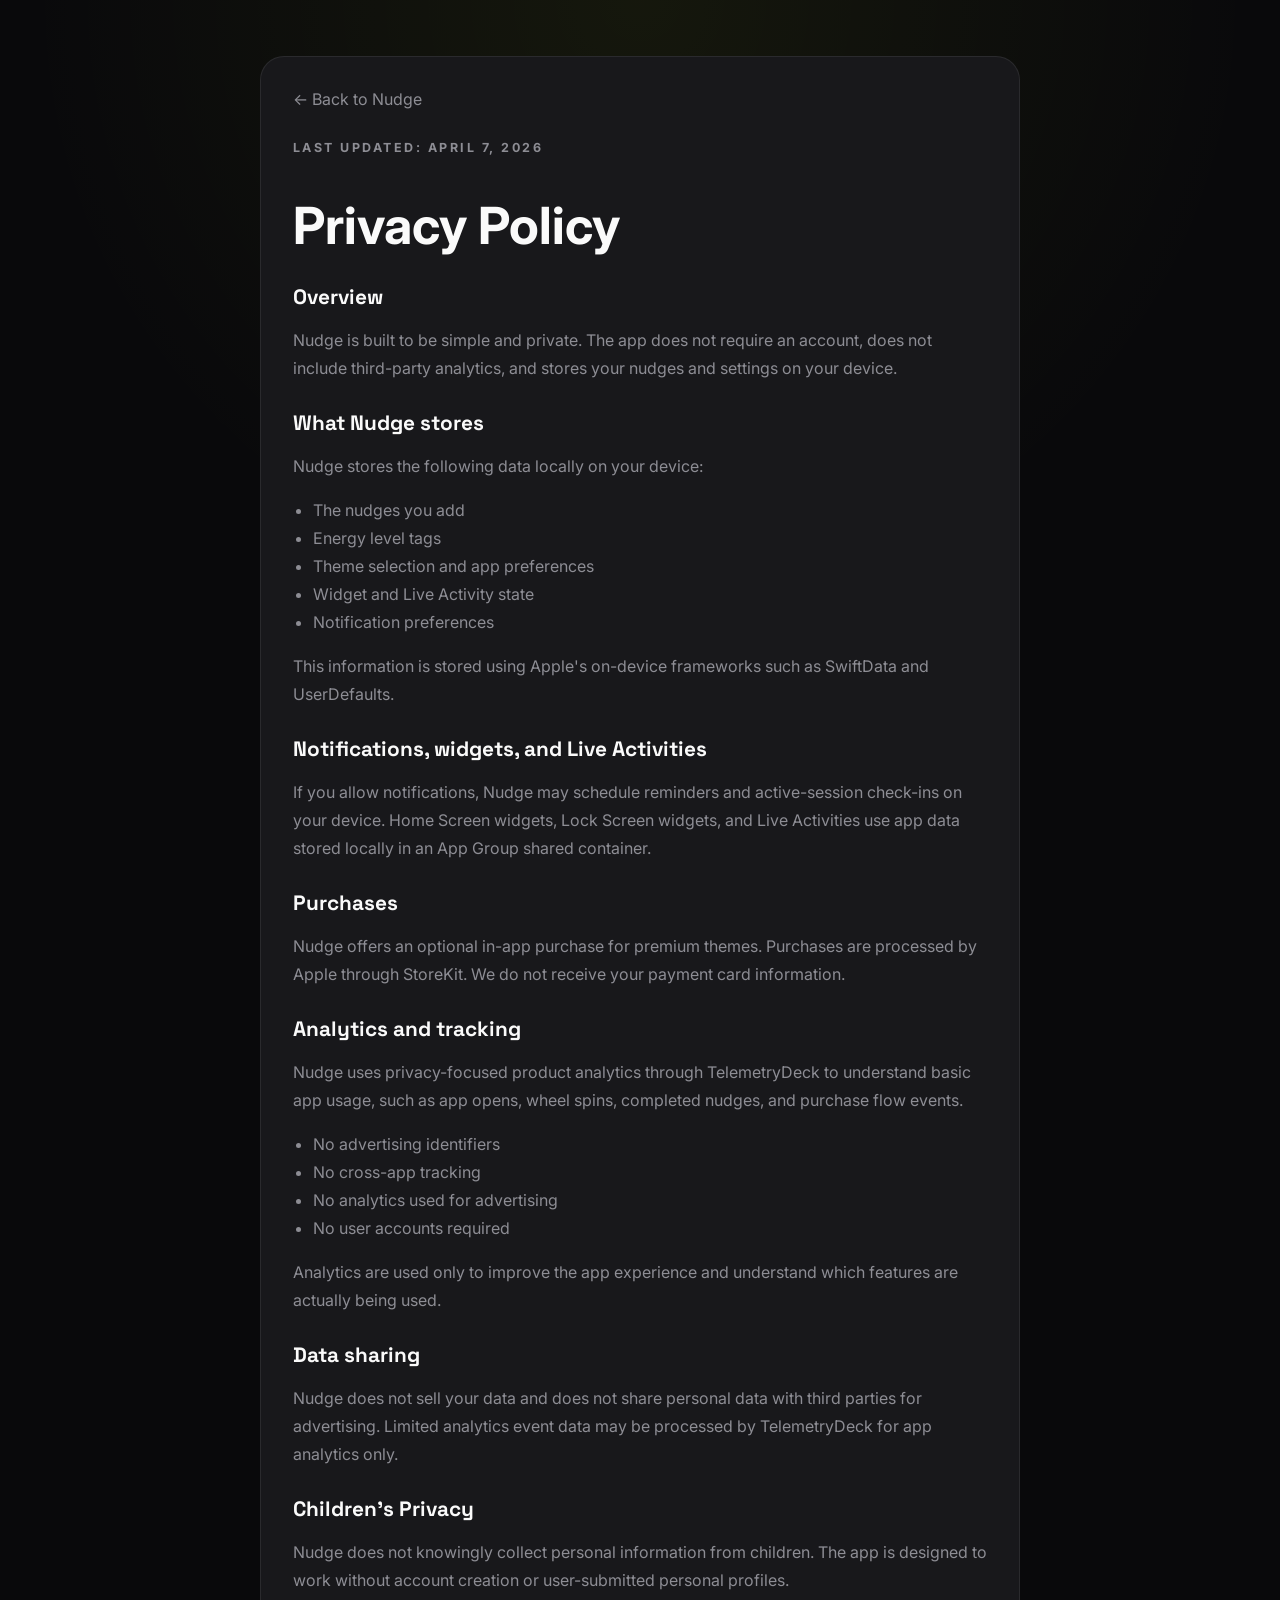
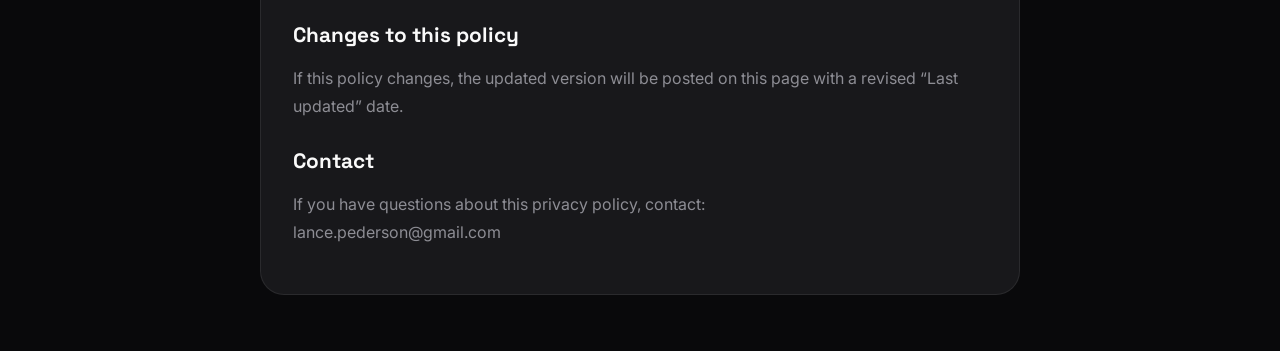
<file: privacy.html>
<!DOCTYPE html>
<html lang="en">
<head>
  <meta charset="UTF-8" />
  <meta name="viewport" content="width=device-width, initial-scale=1.0" />
  <title>Privacy Policy — Nudge</title>
  <meta name="description" content="Privacy Policy for Nudge" />
  <link rel="canonical" href="https://svvayyy.github.io/nudge/privacy.html" />
  <link rel="icon" type="image/png" href="logo.png?v=3" />
  <link rel="apple-touch-icon" href="logo.png?v=3" />
  <link rel="preconnect" href="https://fonts.googleapis.com">
  <link rel="preconnect" href="https://fonts.gstatic.com" crossorigin>
  <link href="https://fonts.googleapis.com/css2?family=Space+Grotesk:wght@400;500;700&family=Inter:wght@400;500;600;700&display=swap" rel="stylesheet">
  <link rel="stylesheet" href="styles.css?v=3" />
</head>
<body>
  <main class="policy-main">
    <div class="container policy-card">
      <a class="back-link" href="index.html">← Back to Nudge</a>
      <p class="eyebrow">Last updated: April 7, 2026</p>
      <h1>Privacy Policy</h1>

      <h2>Overview</h2>
      <p>
        Nudge is built to be simple and private. The app does not require an account,
        does not include third-party analytics, and stores your nudges and settings on your device.
      </p>

      <h2>What Nudge stores</h2>
      <p>Nudge stores the following data locally on your device:</p>
      <ul>
        <li>The nudges you add</li>
        <li>Energy level tags</li>
        <li>Theme selection and app preferences</li>
        <li>Widget and Live Activity state</li>
        <li>Notification preferences</li>
      </ul>
      <p>
        This information is stored using Apple's on-device frameworks such as SwiftData and UserDefaults.
      </p>

      <h2>Notifications, widgets, and Live Activities</h2>
      <p>
        If you allow notifications, Nudge may schedule reminders and active-session check-ins on your device.
        Home Screen widgets, Lock Screen widgets, and Live Activities use app data stored locally in an App Group shared container.
      </p>

      <h2>Purchases</h2>
      <p>
        Nudge offers an optional in-app purchase for premium themes. Purchases are processed by Apple through StoreKit.
        We do not receive your payment card information.
      </p>

      <h2>Analytics and tracking</h2>
      <p>
        Nudge uses privacy-focused product analytics through TelemetryDeck to understand basic app usage, such as app opens, wheel spins, completed nudges, and purchase flow events.
      </p>
      <ul>
        <li>No advertising identifiers</li>
        <li>No cross-app tracking</li>
        <li>No analytics used for advertising</li>
        <li>No user accounts required</li>
      </ul>
      <p>
        Analytics are used only to improve the app experience and understand which features are actually being used.
      </p>

      <h2>Data sharing</h2>
      <p>
        Nudge does not sell your data and does not share personal data with third parties for advertising. Limited analytics event data may be processed by TelemetryDeck for app analytics only.
      </p>

      <h2>Children's Privacy</h2>
      <p>
        Nudge does not knowingly collect personal information from children. The app is designed to work without account creation or user-submitted personal profiles.
      </p>

      <h2>Changes to this policy</h2>
      <p>
        If this policy changes, the updated version will be posted on this page with a revised “Last updated” date.
      </p>

      <h2>Contact</h2>
      <p>
        If you have questions about this privacy policy, contact:<br>
        <a href="mailto:lance.pederson@gmail.com">lance.pederson@gmail.com</a>
      </p>
    </div>
  </main>
</body>
</html>
</file>
<file: styles.css>
:root {
  --bg: #09090b;
  --surface: #18181b;
  --surface-high: #27272a;
  --text: #fafafa;
  --muted: #8d8d94;
  --accent: #d9ff26;
  --pink: #ff2e93;
  --border: rgba(255,255,255,0.08);
  --shadow: 0 24px 80px rgba(0,0,0,0.35);
}

* { box-sizing: border-box; }
html { scroll-behavior: smooth; }
body {
  margin: 0;
  font-family: Inter, system-ui, sans-serif;
  background: radial-gradient(circle at top, rgba(217,255,38,0.06), transparent 30%), var(--bg);
  color: var(--text);
}

a { color: inherit; text-decoration: none; }
.skip-link {
  position: fixed;
  top: 12px;
  left: 12px;
  z-index: 100;
  padding: 10px 14px;
  border-radius: 10px;
  background: var(--accent);
  color: var(--bg);
  font-weight: 700;
  transform: translateY(-160%);
  transition: transform 160ms ease;
}
.skip-link:focus { transform: translateY(0); }
a:focus-visible {
  outline: 3px solid var(--accent);
  outline-offset: 4px;
}
.container { width: min(1120px, calc(100% - 32px)); margin: 0 auto; }

.site-header {
  position: sticky;
  top: 0;
  z-index: 10;
  backdrop-filter: blur(16px);
  background: rgba(9,9,11,0.72);
  border-bottom: 1px solid var(--border);
}
.nav {
  display: flex;
  align-items: center;
  justify-content: space-between;
  padding: 16px 0;
}
.brand {
  font-family: "Space Grotesk", Inter, sans-serif;
  font-weight: 700;
  font-size: 1.1rem;
  display: inline-flex;
  align-items: center;
  gap: 10px;
}
.brand-logo {
  width: 22px;
  height: 22px;
  border-radius: 6px;
  object-fit: cover;
  display: block;
}
nav {
  display: flex;
  gap: 20px;
  color: var(--muted);
  font-size: 0.95rem;
}
nav a:hover { color: var(--text); }

.hero { padding: 64px 0 40px; }
.hero-grid {
  display: grid;
  grid-template-columns: 1.1fr 0.9fr;
  gap: 48px;
  align-items: center;
}
.eyebrow {
  color: var(--accent);
  text-transform: uppercase;
  letter-spacing: 0.2em;
  font-size: 0.78rem;
  font-weight: 700;
  margin-bottom: 16px;
}
.hero h1, h2, h3 {
  font-family: "Space Grotesk", Inter, sans-serif;
  margin: 0;
}
.hero h1 {
  font-size: clamp(2.5rem, 5vw, 4.5rem);
  line-height: 0.95;
  margin-bottom: 16px;
}
.hero-copy, .section-copy {
  color: var(--muted);
  font-size: 1.05rem;
  line-height: 1.7;
  max-width: 58ch;
}
.hero-actions {
  display: flex;
  gap: 12px;
  margin-top: 28px;
  flex-wrap: wrap;
}
.button {
  display: inline-flex;
  align-items: center;
  justify-content: center;
  min-height: 48px;
  padding: 0 20px;
  border-radius: 999px;
  font-weight: 700;
  transition: transform 160ms ease, opacity 160ms ease;
}
.button:hover { transform: translateY(-1px); }
.button.primary {
  background: var(--accent);
  color: var(--bg);
}
.button.secondary {
  background: var(--surface);
  border: 1px solid var(--border);
}
.hero-note { color: var(--muted); margin-top: 14px; font-size: 0.95rem; }
.app-store-badge-wrap {
  margin-top: 28px;
}
.app-store-badge {
  height: 44px;
  width: auto;
  display: block;
}

.phone-mockup {
  display: flex;
  justify-content: center;
}
.real-shot-wrap {
  position: relative;
}
.real-shot {
  width: min(300px, 86%);
  border-radius: 28px;
  box-shadow: var(--shadow);
  display: block;
  margin-inline: auto;
}
.muted { color: var(--muted); font-size: 0.9rem; }

.section { padding: 80px 0; }
.section.alt { background: rgba(255,255,255,0.02); border-top: 1px solid var(--border); border-bottom: 1px solid var(--border); }
.section h2 { font-size: clamp(2rem, 3.4vw, 3rem); margin-bottom: 14px; }
.grid.features-grid {
  display: grid;
  grid-template-columns: repeat(2, minmax(0,1fr));
  gap: 18px;
  margin-top: 30px;
}
.card {
  background: var(--surface);
  border: 1px solid var(--border);
  border-radius: 22px;
  padding: 24px;
}
.card .icon { font-size: 1.6rem; margin-bottom: 14px; }
.card h3 { margin-bottom: 10px; font-size: 1.25rem; }
.card p { color: var(--muted); line-height: 1.65; margin: 0; }

.steps {
  display: grid;
  gap: 18px;
  margin-top: 28px;
}
.step {
  display: grid;
  grid-template-columns: 56px 1fr;
  gap: 18px;
  align-items: start;
  padding: 20px;
  background: var(--surface);
  border: 1px solid var(--border);
  border-radius: 20px;
}
.step span {
  width: 56px;
  height: 56px;
  display: inline-flex;
  align-items: center;
  justify-content: center;
  border-radius: 18px;
  background: var(--accent);
  color: var(--bg);
  font-family: "Space Grotesk", Inter, sans-serif;
  font-weight: 800;
  font-size: 1.25rem;
}
.step p { margin: 8px 0 0; color: var(--muted); line-height: 1.65; }

.stat-grid {
  display: grid;
  grid-template-columns: repeat(4, 1fr);
  gap: 16px;
}
.stat {
  padding: 22px;
  background: var(--surface);
  border: 1px solid var(--border);
  border-radius: 18px;
}
.stat strong {
  display: block;
  font-family: "Space Grotesk", Inter, sans-serif;
  font-size: 1.15rem;
}
.stat span { color: var(--muted); display: block; margin-top: 8px; }

.site-footer {
  border-top: 1px solid var(--border);
  padding: 24px 0 40px;
}
.footer-content {
  display: flex;
  justify-content: space-between;
  gap: 20px;
  color: var(--muted);
}
.footer-links { display: flex; gap: 16px; }

.policy-main { padding: 56px 0; }
.policy-card {
  max-width: 760px;
  background: var(--surface);
  border: 1px solid var(--border);
  border-radius: 24px;
  padding: 32px;
}
.policy-card h1 { font-size: clamp(2.3rem, 4vw, 3.4rem); margin-bottom: 20px; }
.policy-card h2 { font-size: 1.3rem; margin-top: 28px; margin-bottom: 10px; }
.policy-card p, .policy-card li {
  color: var(--muted);
  line-height: 1.75;
}
.policy-card ul { padding-left: 20px; }
.back-link {
  display: inline-block;
  margin-bottom: 16px;
  color: var(--muted);
}
.back-link:hover { color: var(--text); }

@media (max-width: 900px) {
  .hero-grid,
  .grid.features-grid,
  .stat-grid {
    grid-template-columns: 1fr;
  }
  .phone-mockup { order: -1; }
}

@media (max-width: 640px) {
  nav { display: none; }
  .section, .hero { padding: 56px 0; }
  .policy-card { padding: 24px; }
  .footer-content { flex-direction: column; }
  .step { grid-template-columns: 1fr; }
}

@media (prefers-reduced-motion: reduce) {
  html { scroll-behavior: auto; }
  *, *::before, *::after {
    animation-duration: 0.01ms !important;
    animation-iteration-count: 1 !important;
    transition-duration: 0.01ms !important;
  }
}
</file>
